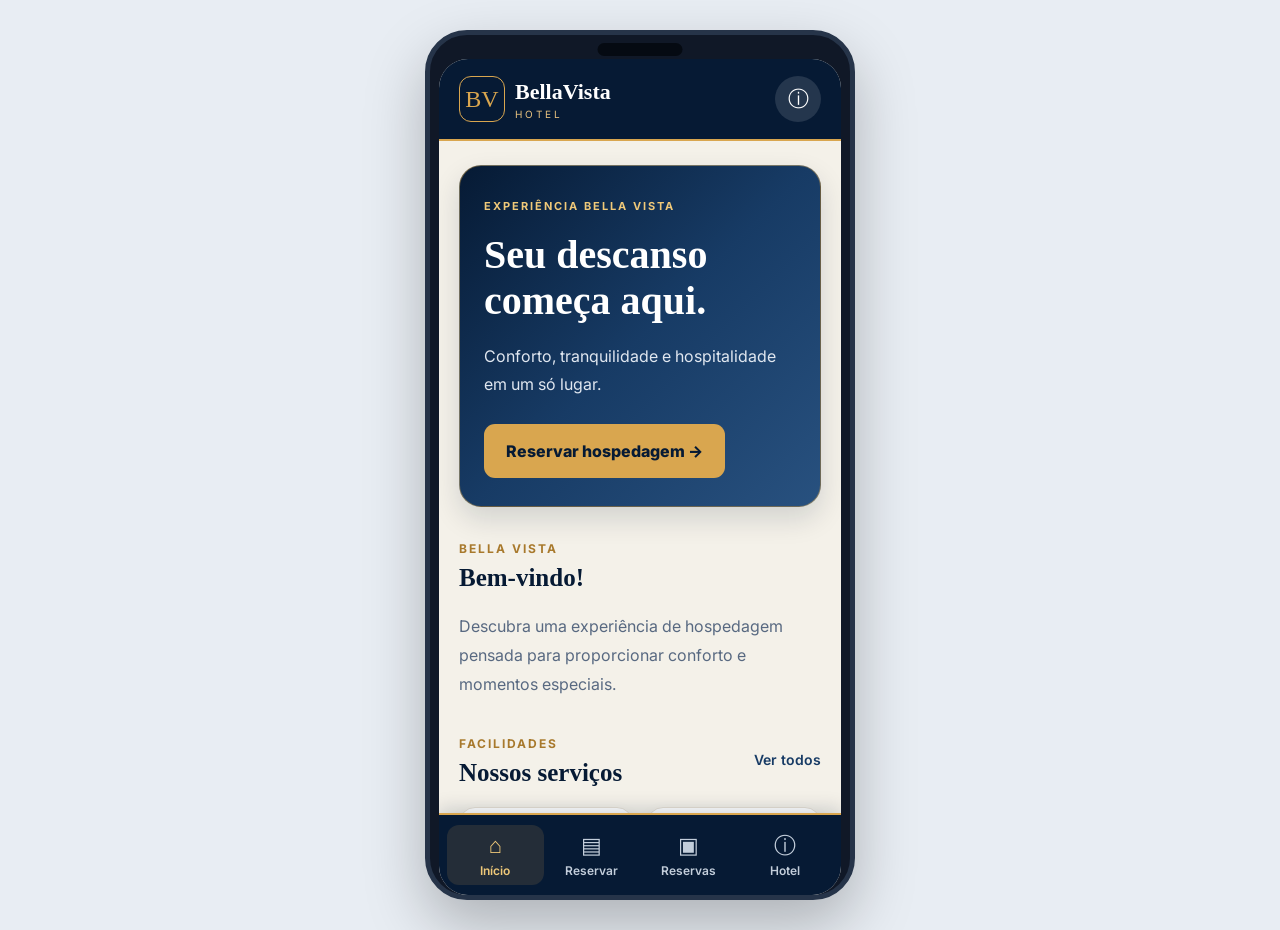
<file: index.html>
<!DOCTYPE html>
<html lang="pt-BR">
<head>
    <meta charset="UTF-8">
    <meta name="viewport" content="width=device-width, initial-scale=1.0">
    <title>BellaVista Hotel | Início</title>
    <link rel="stylesheet" href="style.css">
</head>
<body>
    <div class="device-stage">
    <div class="phone-shell">
        <div class="phone-screen">

            
<header class="mobile-header">
    <a href="index.html" class="mobile-brand">
        <div class="mobile-logo">BV</div>
        <div>
            <strong>BellaVista</strong>
            <small>HOTEL</small>
        </div>
    </a>

    <a href="hotel.html" class="header-icon">ⓘ</a>
</header>

<main class="mobile-main">

    <section class="hero">
        <div class="hero-content">
            <span>EXPERIÊNCIA BELLA VISTA</span>
            <h1>Seu descanso começa aqui.</h1>
            <p>Conforto, tranquilidade e hospitalidade em um só lugar.</p>
            <a href="reservar.html" class="hero-button">Reservar hospedagem →</a>
        </div>
    </section>

    <section class="section">
        <div class="section-heading">
            <div>
                <span class="section-subtitle">BELLA VISTA</span>
                <h2>Bem-vindo!</h2>
            </div>
        </div>

        <p class="welcome-text">
            Descubra uma experiência de hospedagem pensada para
            proporcionar conforto e momentos especiais.
        </p>
    </section>

    <section class="section">
        <div class="section-heading">
            <div>
                <span class="section-subtitle">FACILIDADES</span>
                <h2>Nossos serviços</h2>
            </div>
            <a href="hotel.html" class="text-link">Ver todos</a>
        </div>

        <div class="service-grid">
            <div class="service-card">
                <div class="service-icon">⌂</div>
                <strong>Hospedagem</strong>
                <small>Conforto e descanso</small>
            </div>

            <div class="service-card">
                <div class="service-icon">♧</div>
                <strong>Alimentação</strong>
                <small>Serviços de consumo</small>
            </div>

            <div class="service-card">
                <div class="service-icon">♙</div>
                <strong>Atendimento</strong>
                <small>Recepção acolhedora</small>
            </div>

            <div class="service-card">
                <div class="service-icon">✧</div>
                <strong>Conforto</strong>
                <small>Ambiente agradável</small>
            </div>
        </div>
    </section>

    <section class="booking-banner">
        <div>
            <span>PLANEJE SUA ESTADIA</span>
            <h2>Faça sua reserva.</h2>
            <p>Escolha as datas e encontre sua hospedagem.</p>
        </div>
        <a href="reservar.html">Começar →</a>
    </section>

    <section class="section">
        <div class="section-heading">
            <div>
                <span class="section-subtitle">ACESSO RÁPIDO</span>
                <h2>Minha hospedagem</h2>
            </div>
        </div>

        <a href="reservas.html" class="reservation-access">
            <div class="service-icon">▤</div>
            <div>
                <strong>Consultar minhas reservas</strong>
                <small>Acompanhe os detalhes da hospedagem</small>
            </div>
            <span>›</span>
        </a>
    </section>

</main>

<nav class="bottom-nav">
    <a href="index.html" class="nav-item active">
        <span>⌂</span>
        <small>Início</small>
    </a>
    <a href="reservar.html" class="nav-item">
        <span>▤</span>
        <small>Reservar</small>
    </a>
    <a href="reservas.html" class="nav-item">
        <span>▣</span>
        <small>Reservas</small>
    </a>
    <a href="hotel.html" class="nav-item">
        <span>ⓘ</span>
        <small>Hotel</small>
    </a>
</nav>

        </div>
    </div>
</div>

</body>
</html>
</file>
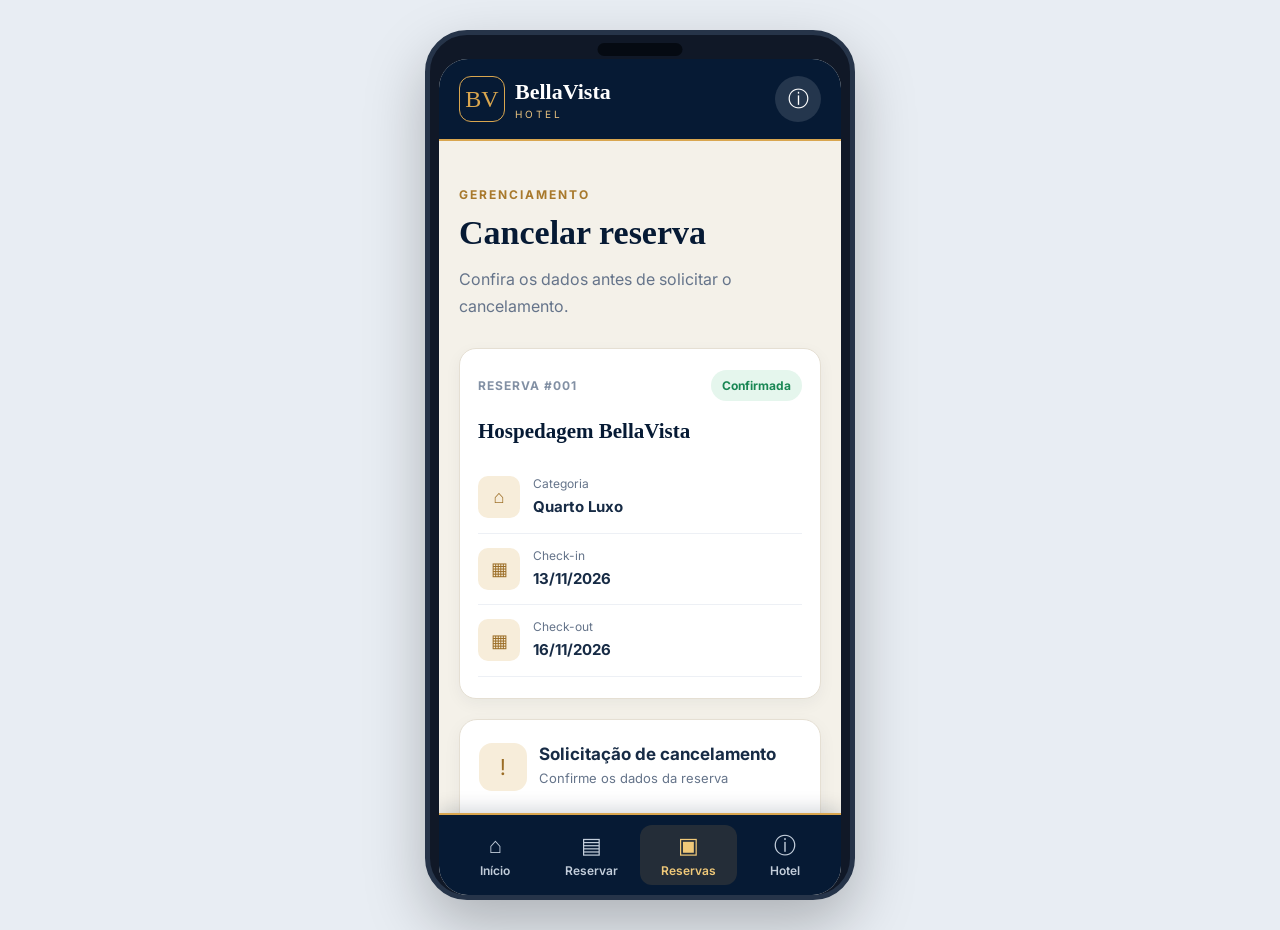
<file: cancelar.html>
<!DOCTYPE html>
<html lang="pt-BR">
<head>
    <meta charset="UTF-8">
    <meta name="viewport" content="width=device-width, initial-scale=1.0">
    <title>BellaVista Hotel | Cancelamento</title>
    <link rel="stylesheet" href="style.css">
</head>
<body>

    <div class ="device-stage">
        <div class="phone-shell">
            <div class="phone-screen">

<header class="mobile-header">
    <a href="index.html" class="mobile-brand">
        <div class="mobile-logo">BV</div>
        <div><strong>BellaVista</strong><small>HOTEL</small></div>
    </a>
    <a href="hotel.html" class="header-icon">ⓘ</a>
</header>

<main class="mobile-main">

    <div class="page-heading">
        <span class="section-subtitle">GERENCIAMENTO</span>
        <h1>Cancelar reserva</h1>
        <p>Confira os dados antes de solicitar o cancelamento.</p>
    </div>

    <section class="reservation-card">
        <div class="reservation-top">
            <span class="reservation-code">RESERVA #001</span>
            <span class="reservation-status">Confirmada</span>
        </div>

        <h3>Hospedagem BellaVista</h3>

        <div class="reservation-detail">
            <span>⌂</span>
            <div><small>Categoria</small><strong>Quarto Luxo</strong></div>
        </div>

        <div class="reservation-detail">
            <span>▦</span>
            <div><small>Check-in</small><strong>13/11/2026</strong></div>
        </div>

        <div class="reservation-detail">
            <span>▦</span>
            <div><small>Check-out</small><strong>16/11/2026</strong></div>
        </div>
    </section>

    <section class="form-card">
        <div class="form-card-heading">
            <div class="service-icon red">!</div>
            <div>
                <strong>Solicitação de cancelamento</strong>
                <small>Confirme os dados da reserva</small>
            </div>
        </div>

        <form>
            <div class="mobile-field">
                <label>Motivo do cancelamento</label>
                <select>
                    <option value="">Selecione o motivo</option>
                    <option>Alteração de planos</option>
                    <option>Problemas pessoais</option>
                    <option>Alteração de datas</option>
                    <option>Outro motivo</option>
                </select>
            </div>

            <div class="mobile-field">
                <label>Observações</label>
                <textarea rows="3" placeholder="Explique, se necessário"></textarea>
            </div>

            <div class="notice warning">
                <span>!</span>
                <p>Confira cuidadosamente a reserva antes de solicitar o cancelamento.</p>
            </div>

            <a href="comprovante-cancelamento.html" class="mobile-button danger-button">
    Confirmar solicitação</a>


            <a href="reservas.html" class="back-link">Voltar às minhas reservas</a>
        </form>
    </section>

</main>

<nav class="bottom-nav">
    <a href="index.html" class="nav-item"><span>⌂</span><small>Início</small></a>
    <a href="reservar.html" class="nav-item"><span>▤</span><small>Reservar</small></a>
    <a href="reservas.html" class="nav-item active"><span>▣</span><small>Reservas</small></a>
    <a href="hotel.html" class="nav-item"><span>ⓘ</span><small>Hotel</small></a>
</nav>

  </div>
    </div>
</div>

</body>
</html>
</file>
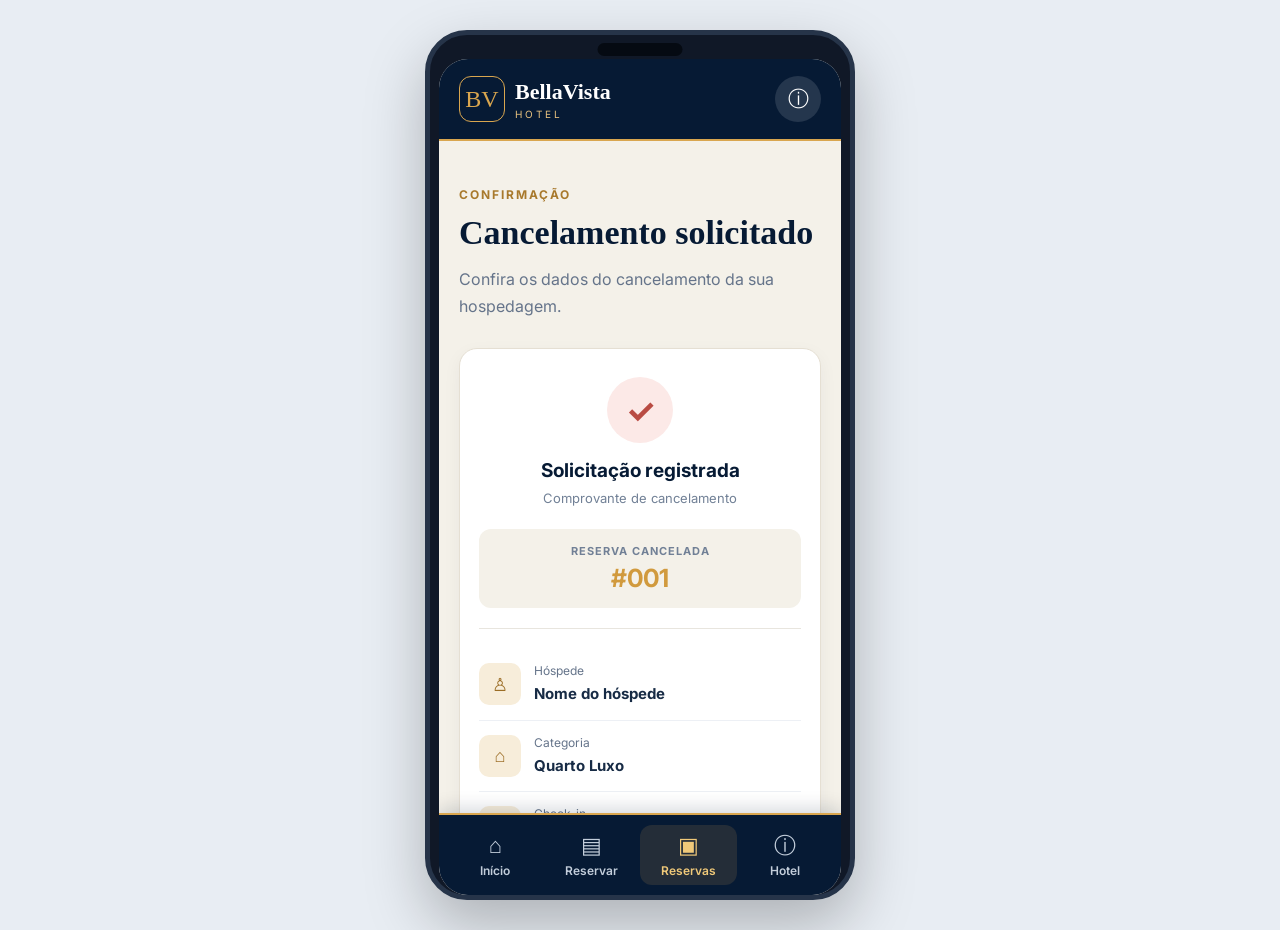
<file: comprovante-cancelamento.html>
<!DOCTYPE html>
<html lang="pt-BR">
<head>
    <meta charset="UTF-8">
    <meta name="viewport" content="width=device-width, initial-scale=1.0">
    <title>BellaVista Hotel | Cancelamento</title>
    <link rel="stylesheet" href="style.css">
</head>
<body>

<div class="device-stage">
    <div class="phone-shell">
        <div class="phone-screen">

<header class="mobile-header">
    <a href="index.html" class="mobile-brand">
        <div class="mobile-logo">BV</div>
        <div><strong>BellaVista</strong><small>HOTEL</small></div>
    </a>
    <a href="hotel.html" class="header-icon">ⓘ</a>
</header>

<main class="mobile-main">

    <div class="page-heading">
        <span class="section-subtitle">CONFIRMAÇÃO</span>
        <h1>Cancelamento solicitado</h1>
        <p>Confira os dados do cancelamento da sua hospedagem.</p>
    </div>

    <section class="form-card receipt-card">

        <div class="receipt-icon cancelled-icon">✓</div>

        <div class="receipt-heading">
            <strong>Solicitação registrada</strong>
            <small>Comprovante de cancelamento</small>
        </div>

        <div class="receipt-number">
            <small>RESERVA CANCELADA</small>
            <strong>#001</strong>
        </div>

        <div class="receipt-divider"></div>

        <div class="reservation-detail">
            <span>♙</span>
            <div>
                <small>Hóspede</small>
                <strong>Nome do hóspede</strong>
            </div>
        </div>

        <div class="reservation-detail">
            <span>⌂</span>
            <div>
                <small>Categoria</small>
                <strong>Quarto Luxo</strong>
            </div>
        </div>

        <div class="reservation-detail">
            <span>▦</span>
            <div>
                <small>Check-in</small>
                <strong>13/11/2026</strong>
            </div>
        </div>

        <div class="reservation-detail">
            <span>▦</span>
            <div>
                <small>Check-out</small>
                <strong>16/11/2026</strong>
            </div>
        </div>

        <div class="receipt-status cancelled-status">
            <span>●</span> Cancelamento solicitado
        </div>

    </section>

    <div class="notice warning">
        <span>ⓘ</span>
        <p>Este comprovante representa o registro demonstrativo do cancelamento no protótipo.</p>
    </div>

    <a href="reservas.html" class="mobile-button receipt-button">
        Voltar às reservas
    </a>

    <a href="index.html" class="back-link">
        Voltar ao início
    </a>

</main>

<nav class="bottom-nav">
    <a href="index.html" class="nav-item"><span>⌂</span><small>Início</small></a>
    <a href="reservar.html" class="nav-item"><span>▤</span><small>Reservar</small></a>
    <a href="reservas.html" class="nav-item active"><span>▣</span><small>Reservas</small></a>
    <a href="hotel.html" class="nav-item"><span>ⓘ</span><small>Hotel</small></a>
</nav>

        </div>
    </div>
</div>

</body>
</html>
</file>
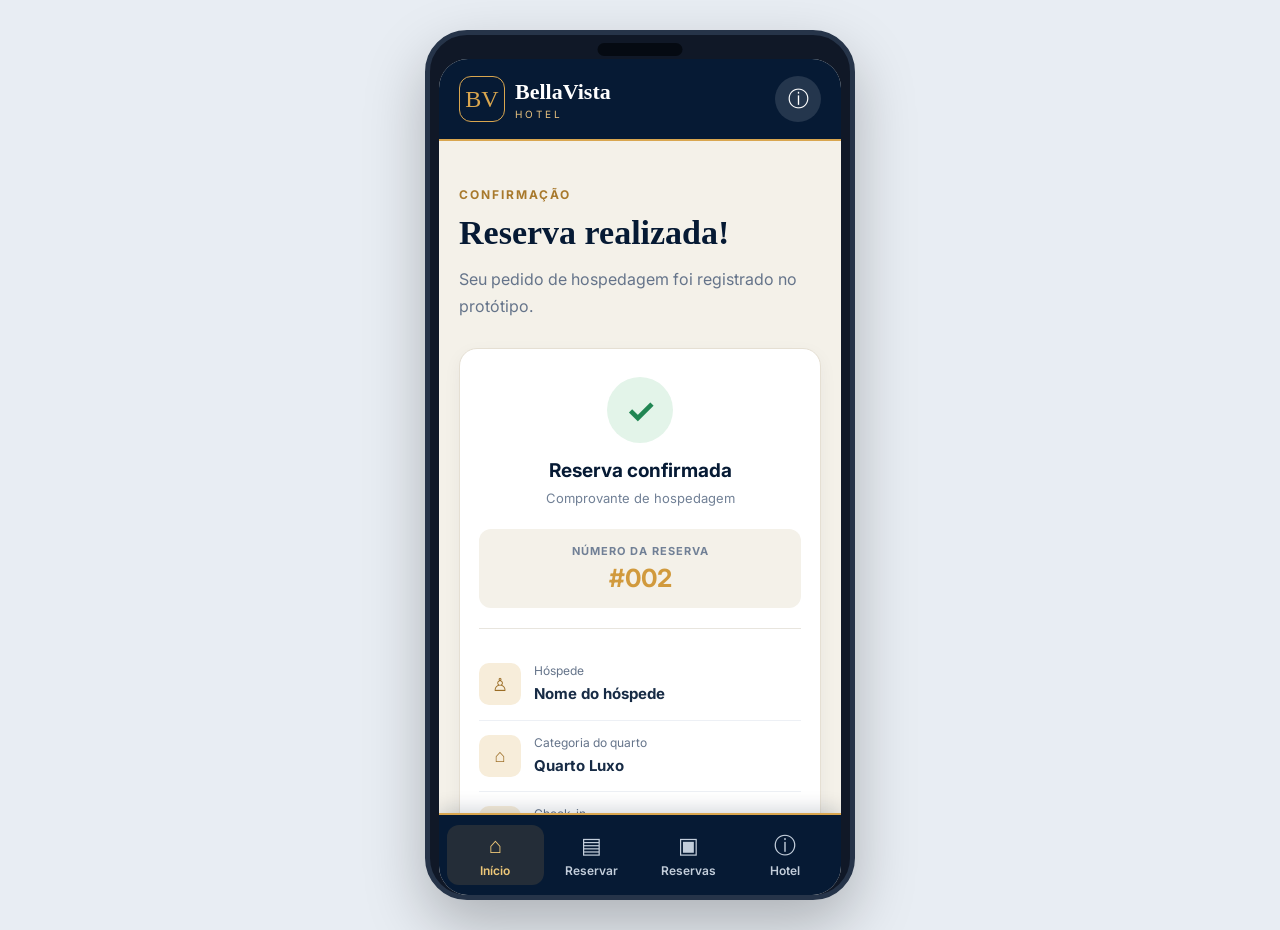
<file: comprovante-reserva.html>
<!DOCTYPE html>
<html lang="pt-BR">
<head>
    <meta charset="UTF-8">
    <meta name="viewport" content="width=device-width, initial-scale=1.0">
    <title>BellaVista Hotel | Reserva Confirmada</title>
    <link rel="stylesheet" href="style.css">
</head>
<body>

<div class="device-stage">
    <div class="phone-shell">
        <div class="phone-screen">

<header class="mobile-header">
    <a href="index.html" class="mobile-brand">
        <div class="mobile-logo">BV</div>
        <div><strong>BellaVista</strong><small>HOTEL</small></div>
    </a>
    <a href="hotel.html" class="header-icon">ⓘ</a>
</header>

<main class="mobile-main">

    <div class="page-heading">
        <span class="section-subtitle">CONFIRMAÇÃO</span>
        <h1>Reserva realizada!</h1>
        <p>Seu pedido de hospedagem foi registrado no protótipo.</p>
    </div>

    <section class="form-card receipt-card">

        <div class="receipt-icon">✓</div>

        <div class="receipt-heading">
            <strong>Reserva confirmada</strong>
            <small>Comprovante de hospedagem</small>
        </div>

        <div class="receipt-number">
            <small>NÚMERO DA RESERVA</small>
            <strong>#002</strong>
        </div>

        <div class="receipt-divider"></div>

        <div class="reservation-detail">
            <span>♙</span>
            <div>
                <small>Hóspede</small>
                <strong>Nome do hóspede</strong>
            </div>
        </div>

        <div class="reservation-detail">
            <span>⌂</span>
            <div>
                <small>Categoria do quarto</small>
                <strong>Quarto Luxo</strong>
            </div>
        </div>

        <div class="reservation-detail">
            <span>▦</span>
            <div>
                <small>Check-in</small>
                <strong>Data de chegada</strong>
            </div>
        </div>

        <div class="reservation-detail">
            <span>▦</span>
            <div>
                <small>Check-out</small>
                <strong>Data de saída</strong>
            </div>
        </div>

        <div class="receipt-status">
            <span>●</span> Reserva confirmada
        </div>

    </section>

    <div class="notice">
        <span>ⓘ</span>
        <p>Guarde as informações deste comprovante para consultar sua reserva.</p>
    </div>

    <a href="index.html" class="mobile-button receipt-button">
        Voltar ao início
    </a>

    <a href="reservas.html" class="back-link">
        Consultar minhas reservas
    </a>

</main>

<nav class="bottom-nav">
    <a href="index.html" class="nav-item active"><span>⌂</span><small>Início</small></a>
    <a href="reservar.html" class="nav-item"><span>▤</span><small>Reservar</small></a>
    <a href="reservas.html" class="nav-item"><span>▣</span><small>Reservas</small></a>
    <a href="hotel.html" class="nav-item"><span>ⓘ</span><small>Hotel</small></a>
</nav>

        </div>
    </div>
</div>

</body>
</html>
</file>
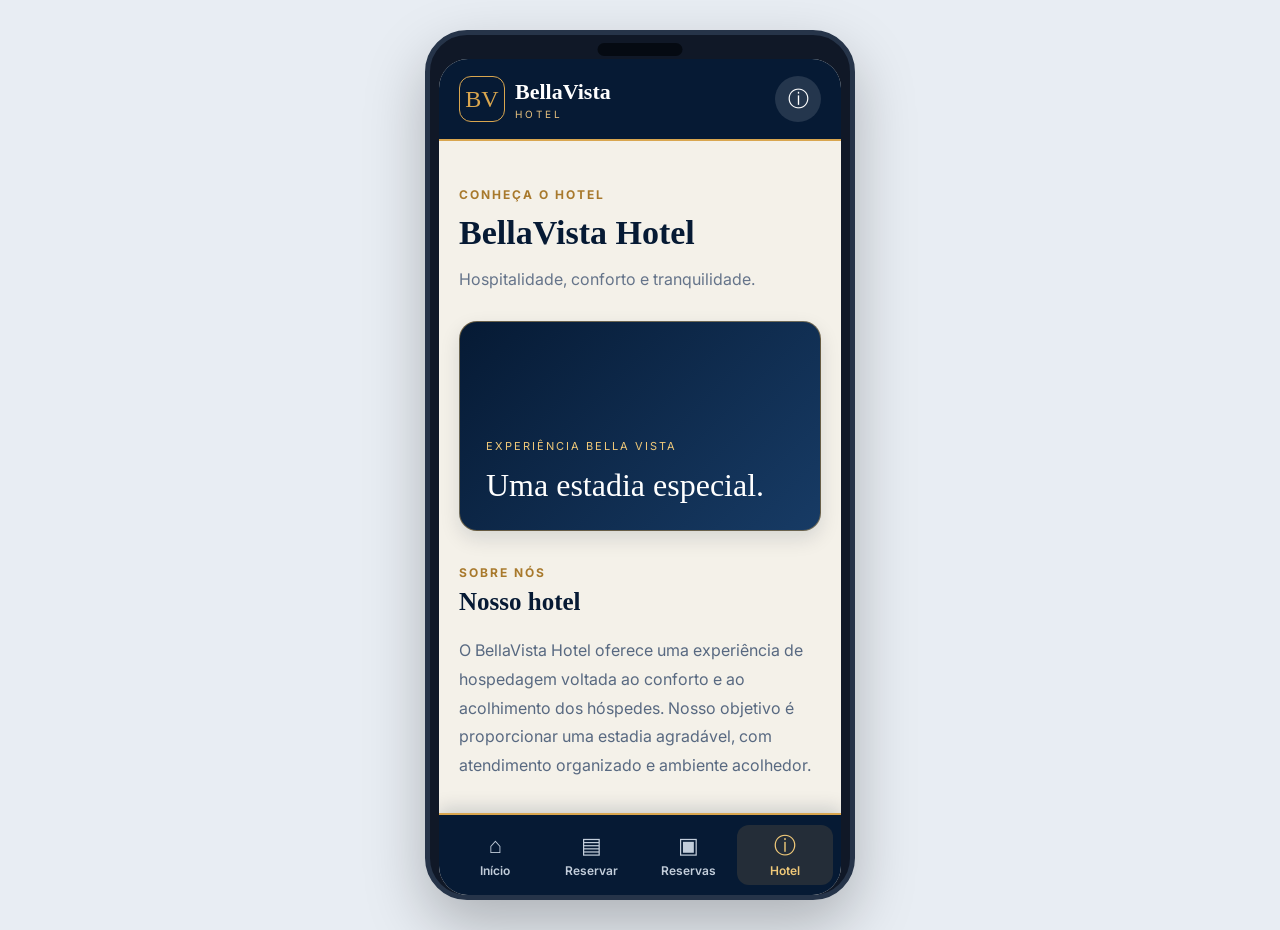
<file: hotel.html>
<!DOCTYPE html>
<html lang="pt-BR">
<head>
    <meta charset="UTF-8">
    <meta name="viewport" content="width=device-width, initial-scale=1.0">
    <title>BellaVista Hotel | Informações</title>
    <link rel="stylesheet" href="style.css">
</head>
<body>
    <div class="device-stage">
    <div class="phone-shell">
        <div class="phone-screen">

<header class="mobile-header">
    <a href="index.html" class="mobile-brand">
        <div class="mobile-logo">BV</div>
        <div><strong>BellaVista</strong><small>HOTEL</small></div>
    </a>
    <a href="hotel.html" class="header-icon">ⓘ</a>
</header>

<main class="mobile-main">

    <div class="page-heading">
        <span class="section-subtitle">CONHEÇA O HOTEL</span>
        <h1>BellaVista Hotel</h1>
        <p>Hospitalidade, conforto e tranquilidade.</p>
    </div>

    <section class="hotel-banner">
        <div>
            <span>EXPERIÊNCIA BELLA VISTA</span>
            <h2>Uma estadia especial.</h2>
        </div>
    </section>

    <section class="section">
        <div class="section-heading">
            <div>
                <span class="section-subtitle">SOBRE NÓS</span>
                <h2>Nosso hotel</h2>
            </div>
        </div>

        <p class="welcome-text">
            O BellaVista Hotel oferece uma experiência de hospedagem
            voltada ao conforto e ao acolhimento dos hóspedes.
            Nosso objetivo é proporcionar uma estadia agradável,
            com atendimento organizado e ambiente acolhedor.
        </p>
    </section>

    <section class="section">
        <div class="section-heading">
            <div>
                <span class="section-subtitle">COMODIDADES</span>
                <h2>Serviços disponíveis</h2>
            </div>
        </div>

        <div class="hotel-service">
            <span>⌂</span>
            <div><strong>Hospedagem</strong><small>Quartos para diferentes necessidades.</small></div>
        </div>

        <div class="hotel-service">
            <span>♧</span>
            <div><strong>Consumo</strong><small>Serviços de bebidas e conveniência.</small></div>
        </div>

        <div class="hotel-service">
            <span>♙</span>
            <div><strong>Recepção</strong><small>Atendimento aos hóspedes.</small></div>
        </div>

        <div class="hotel-service">
            <span>✧</span>
            <div><strong>Conforto</strong><small>Ambiente agradável para sua estadia.</small></div>
        </div>
    </section>

    <section class="contact-card">
        <span class="section-subtitle">FALE CONOSCO</span>
        <h2>Estamos à disposição.</h2>
        <p>Entre em contato com nossa equipe para informações sobre hospedagem.</p>
        <div class="contact-item">☎ Atendimento da recepção</div>
        <div class="contact-item">✉ contato@bellavistahotel.com</div>
        <a href="reservar.html" class="mobile-button link-button">Reservar hospedagem</a>
    </section>

</main>

<nav class="bottom-nav">
    <a href="index.html" class="nav-item"><span>⌂</span><small>Início</small></a>
    <a href="reservar.html" class="nav-item"><span>▤</span><small>Reservar</small></a>
    <a href="reservas.html" class="nav-item"><span>▣</span><small>Reservas</small></a>
    <a href="hotel.html" class="nav-item active"><span>ⓘ</span><small>Hotel</small></a>
</nav>

        </div>
    </div>
</div>

</body>
</html>
</file>
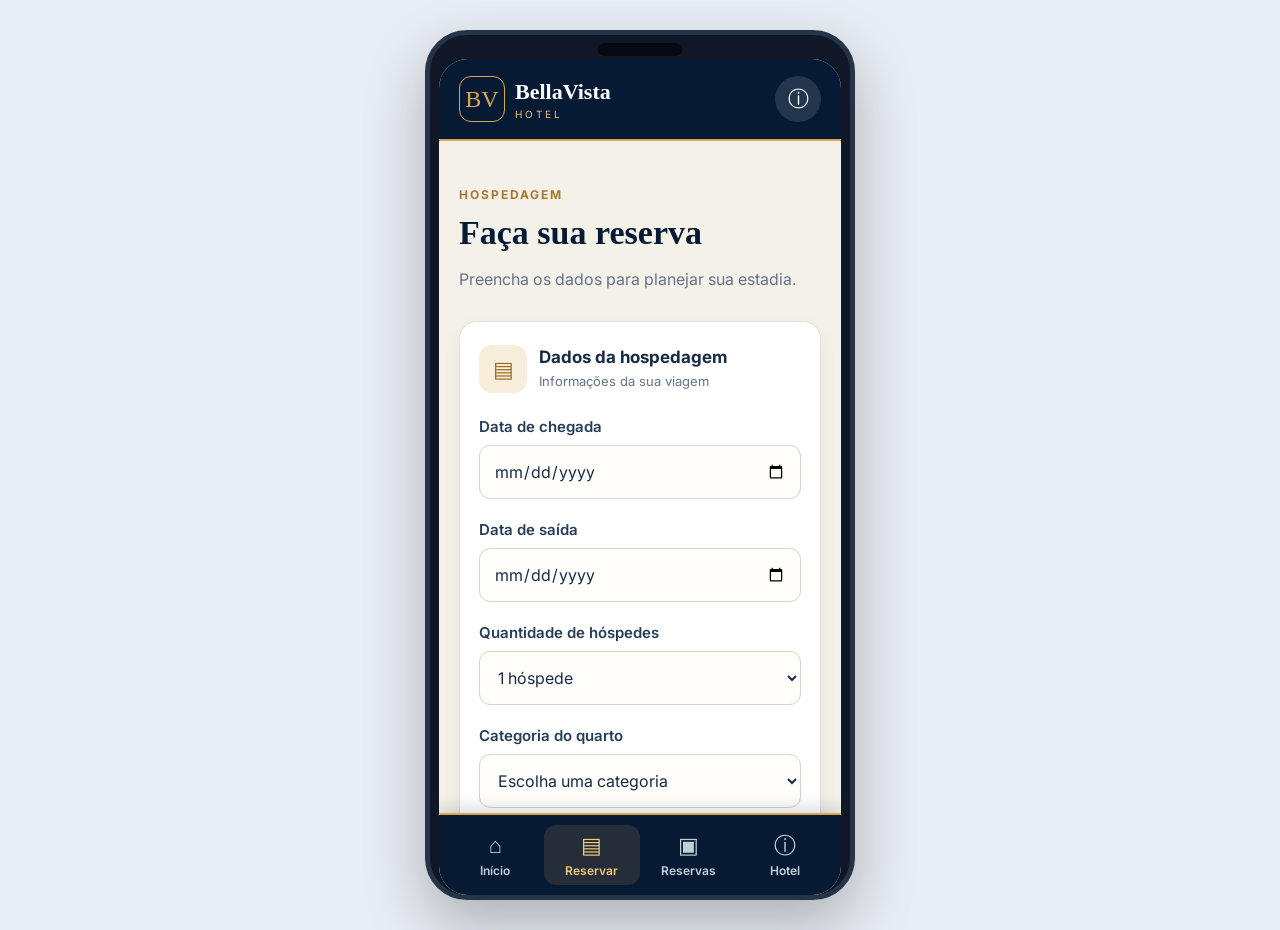
<file: reservar.html>
<!DOCTYPE html>
<html lang="pt-BR">
<head>
    <meta charset="UTF-8">
    <meta name="viewport" content="width=device-width, initial-scale=1.0">
    <title>BellaVista Hotel | Reservar</title>
    <link rel="stylesheet" href="style.css">
</head>
<body>

    <div class="device-stage">
    <div class="phone-shell">
        <div class="phone-screen">


<header class="mobile-header">
    <a href="index.html" class="mobile-brand">
        <div class="mobile-logo">BV</div>
        <div><strong>BellaVista</strong><small>HOTEL</small></div>
    </a>
    <a href="hotel.html" class="header-icon">ⓘ</a>
</header>

<main class="mobile-main">

    <div class="page-heading">
        <span class="section-subtitle">HOSPEDAGEM</span>
        <h1>Faça sua reserva</h1>
        <p>Preencha os dados para planejar sua estadia.</p>
    </div>

    <section class="form-card">
        <div class="form-card-heading">
            <div class="service-icon">▤</div>
            <div>
                <strong>Dados da hospedagem</strong>
                <small>Informações da sua viagem</small>
            </div>
        </div>

        <form>
            <div class="mobile-field">
                <label>Data de chegada</label>
                <input type="date" required>
            </div>

            <div class="mobile-field">
                <label>Data de saída</label>
                <input type="date" required>
            </div>

            <div class="mobile-field">
                <label>Quantidade de hóspedes</label>
                <select>
                    <option>1 hóspede</option>
                    <option>2 hóspedes</option>
                    <option>3 hóspedes</option>
                    <option>4 hóspedes</option>
                </select>
            </div>

            <div class="mobile-field">
                <label>Categoria do quarto</label>
                <select required>
                    <option value="">Escolha uma categoria</option>
                    <option>Standard</option>
                    <option>Luxo</option>
                    <option>Suíte</option>
                </select>
            </div>

            <div class="mobile-field">
                <label>Nome completo</label>
                <input type="text" placeholder="Digite seu nome" required>
            </div>

            <div class="mobile-field">
                <label>E-mail</label>
                <input type="email" placeholder="seuemail@email.com">
            </div>

            <div class="mobile-field">
                <label>Telefone</label>
                <input type="tel" placeholder="(00) 00000-0000">
            </div>

            <div class="mobile-field">
                <label>Observações</label>
                <textarea rows="3" placeholder="Informações adicionais"></textarea>
            </div>

           <a href="comprovante-reserva.html" class="mobile-button">
              Solicitar reserva </a>

        </form>
    </section>

    <div class="notice">
        <span>ⓘ</span>
        <p>Confira as datas e os dados informados antes de solicitar sua reserva.</p>
    </div>

</main>

<nav class="bottom-nav">
    <a href="index.html" class="nav-item"><span>⌂</span><small>Início</small></a>
    <a href="reservar.html" class="nav-item active"><span>▤</span><small>Reservar</small></a>
    <a href="reservas.html" class="nav-item"><span>▣</span><small>Reservas</small></a>
    <a href="hotel.html" class="nav-item"><span>ⓘ</span><small>Hotel</small></a>
</nav>

        </div>
    </div>
</div>

</body>
</html>
</file>
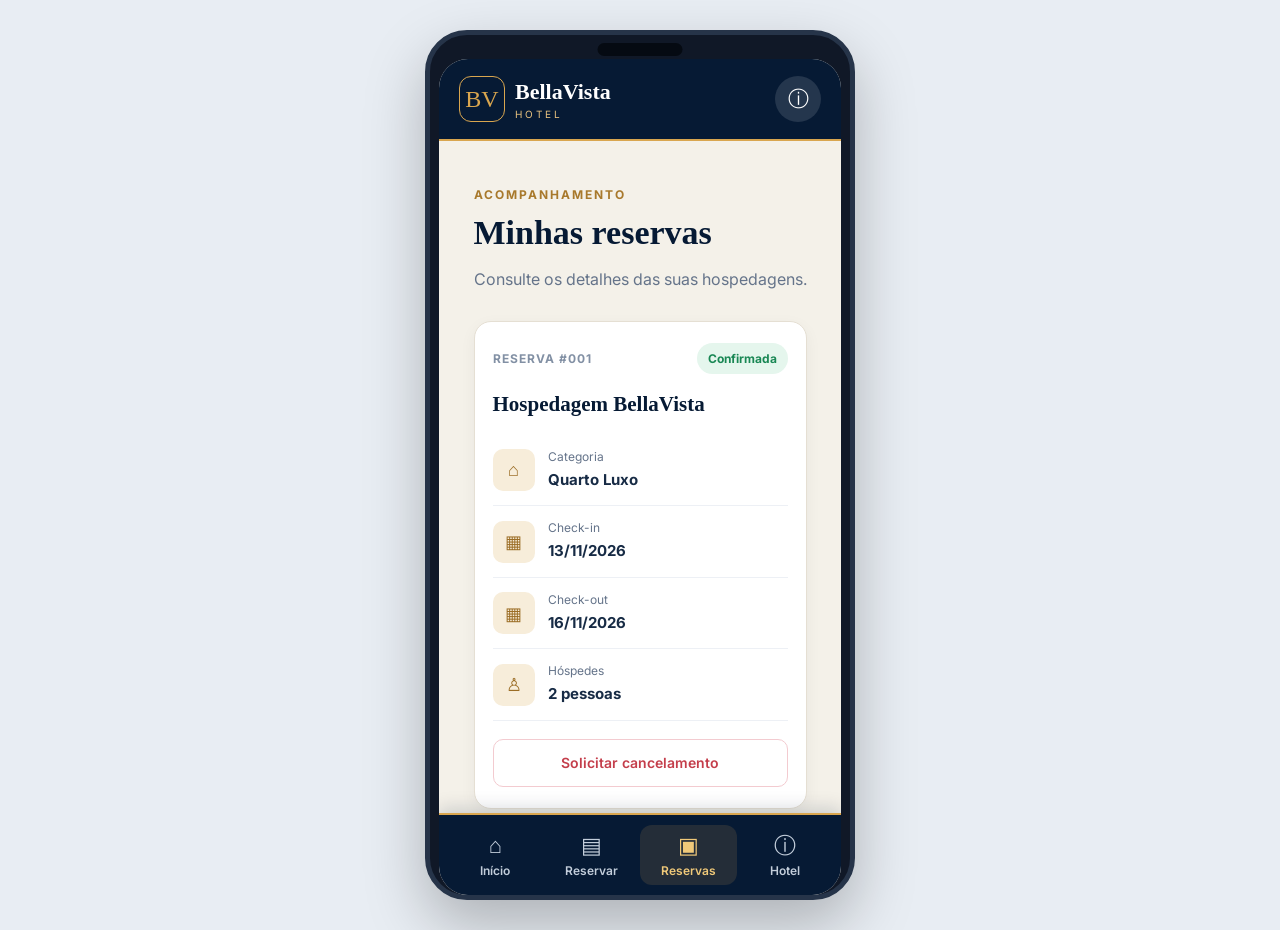
<file: reservas.html>
<!DOCTYPE html>
<html lang="pt-BR">
<head>
    <meta charset="UTF-8">
    <meta name="viewport" content="width=device-width, initial-scale=1.0">
    <title>BellaVista Hotel | Minhas Reservas</title>
    <link rel="stylesheet" href="style.css">
</head>
<body>
    
    <div class="device-stage">
    <div class="phone-shell">
        <div class="phone-screen">


<header class="mobile-header">
    <a href="index.html" class="mobile-brand">
        <div class="mobile-logo">BV</div>
        <div><strong>BellaVista</strong><small>HOTEL</small></div>
    </a>
    <a href="hotel.html" class="header-icon">ⓘ</a>
</header>

<main class="mobile-main">

    <div class="page-heading">
        <span class="section-subtitle">ACOMPANHAMENTO</span>
        <h1>Minhas reservas</h1>
        <p>Consulte os detalhes das suas hospedagens.</p>
    </div>

    <div class="reservation-card">
        <div class="reservation-top">
            <span class="reservation-code">RESERVA #001</span>
            <span class="reservation-status">Confirmada</span>
        </div>

        <h3>Hospedagem BellaVista</h3>

        <div class="reservation-detail">
            <span>⌂</span>
            <div><small>Categoria</small><strong>Quarto Luxo</strong></div>
        </div>

        <div class="reservation-detail">
            <span>▦</span>
            <div><small>Check-in</small><strong>13/11/2026</strong></div>
        </div>

        <div class="reservation-detail">
            <span>▦</span>
            <div><small>Check-out</small><strong>16/11/2026</strong></div>
        </div>

        <div class="reservation-detail">
            <span>♙</span>
            <div><small>Hóspedes</small><strong>2 pessoas</strong></div>
        </div>

        <div class="reservation-actions">
            <a href="cancelar.html" class="cancel-link">Solicitar cancelamento</a>
        </div>
    </div>

    <div class="reservation-card">
        <div class="reservation-top">
            <span class="reservation-code">RESERVA #002</span>
            <span class="reservation-status pending-status">Pendente</span>
        </div>

        <h3>Hospedagem BellaVista</h3>

        <div class="reservation-detail">
            <span>⌂</span>
            <div><small>Categoria</small><strong>Quarto Standard</strong></div>
        </div>

        <div class="reservation-detail">
            <span>▦</span>
            <div><small>Check-in</small><strong>20/11/2026</strong></div>
        </div>

        <div class="reservation-detail">
            <span>▦</span>
            <div><small>Check-out</small><strong>23/11/2026</strong></div>
        </div>

        <div class="reservation-detail">
            <span>♙</span>
            <div><small>Hóspedes</small><strong>1 pessoa</strong></div>
        </div>
    </div>

    <a href="reservar.html" class="mobile-button link-button">Nova reserva</a>

</main>

<nav class="bottom-nav">
    <a href="index.html" class="nav-item"><span>⌂</span><small>Início</small></a>
    <a href="reservar.html" class="nav-item"><span>▤</span><small>Reservar</small></a>
    <a href="reservas.html" class="nav-item active"><span>▣</span><small>Reservas</small></a>
    <a href="hotel.html" class="nav-item"><span>ⓘ</span><small>Hotel</small></a>
</nav>

        </div>
    </div>
</div>

</body>
</html>
</file>
<file: style.css>
@import url('https://fonts.googleapis.com/css2?family=Inter:wght@400;500;600;700;800&display=swap');

:root {
    --navy: #8d9fb7;
    --blue: #285db5;
    --gold: #d6a54c;
    --background: #f5f7fb;
    --white: #ffffff;
    --text: #142b4d;
    --muted: #8390a5;
    --border: #e7ebf2;
}

* {
    margin: 0;
    padding: 0;
    box-sizing: border-box;
}

body {
    font-family: 'Inter', sans-serif;
    background: var(--background);
    color: var(--text);
    padding-bottom: 90px;
}

/* CABEÇALHO */

.mobile-header {
    height: 75px;
    background: white;
    padding: 0 20px;
    display: flex;
    justify-content: space-between;
    align-items: center;
    border-bottom: 1px solid var(--border);
}

.mobile-brand {
    display: flex;
    align-items: center;
    gap: 10px;
    text-decoration: none;
    color: var(--navy);
}

.mobile-logo {
    width: 40px;
    height: 40px;
    border: 1px solid var(--gold);
    border-radius: 9px;
    color: var(--gold);
    display: flex;
    align-items: center;
    justify-content: center;
    font-family: Georgia, serif;
    font-size: 20px;
}

.mobile-brand strong {
    display: block;
    font-family: Georgia, serif;
    font-size: 19px;
    font-weight: 500;
}

.mobile-brand small {
    display: block;
    color: var(--gold);
    letter-spacing: 3px;
    font-size: 8px;
    margin-top: 3px;
}

.header-icon {
    width: 40px;
    height: 40px;
    background: #f3f6fb;
    border-radius: 50%;
    display: flex;
    align-items: center;
    justify-content: center;
    text-decoration: none;
    color: var(--navy);
    font-size: 18px;
}

/* CONTEÚDO */

.mobile-main {
    max-width: 520px;
    margin: 0 auto;
    padding: 20px 18px;
}

.page-heading {
    margin: 15px 0 25px;
}

.section-subtitle {
    color: var(--gold);
    font-size: 10px;
    font-weight: 700;
    letter-spacing: 2px;
}

.page-heading h1 {
    font-size: 25px;
    margin: 10px 0;
    color: var(--navy);
}

.page-heading p {
    font-size: 13px;
    color: var(--muted);
    line-height: 1.6;
}

/* HERO */

.hero {
    min-height: 300px;
    background: linear-gradient(135deg, #102747, #28517f);
    border-radius: 18px;
    padding: 25px;
    color: white;
    display: flex;
    align-items: center;
    margin-bottom: 30px;
}

.hero-content > span {
    color: var(--gold);
    font-size: 9px;
    letter-spacing: 2px;
    font-weight: 700;
}

.hero h1 {
    font-family: Georgia, serif;
    font-size: 32px;
    font-weight: 500;
    line-height: 1.2;
    margin: 18px 0;
}

.hero p {
    color: #d0d9e8;
    font-size: 13px;
    line-height: 1.7;
    margin-bottom: 25px;
}

.hero-button {
    display: inline-flex;
    align-items: center;
    justify-content: center;
    min-height: 48px;
    padding: 0 18px;
    border-radius: 9px;
    background: var(--gold);
    color: var(--navy);
    text-decoration: none;
    font-size: 12px;
    font-weight: 700;
}

/* SEÇÕES */

.section {
    margin-bottom: 30px;
}

.section-heading {
    display: flex;
    align-items: center;
    justify-content: space-between;
    margin-bottom: 17px;
}

.section-heading h2 {
    font-size: 20px;
    margin-top: 7px;
}

.welcome-text {
    color: #6c7a90;
    font-size: 13px;
    line-height: 1.8;
}

.text-link {
    color: var(--blue);
    text-decoration: none;
    font-size: 11px;
    font-weight: 600;
}

/* SERVIÇOS */

.service-grid {
    display: grid;
    grid-template-columns: repeat(2, 1fr);
    gap: 12px;
}

.service-card {
    background: white;
    border: 1px solid var(--border);
    border-radius: 12px;
    padding: 17px;
}

.service-icon {
    width: 43px;
    height: 43px;
    border-radius: 11px;
    background: #eaf0fc;
    color: var(--blue);
    display: flex;
    align-items: center;
    justify-content: center;
    font-size: 19px;
    flex-shrink: 0;
}

.service-card .service-icon {
    margin-bottom: 14px;
}

.service-card strong {
    display: block;
    font-size: 12px;
    margin-bottom: 7px;
}

.service-card small {
    display: block;
    color: var(--muted);
    font-size: 10px;
    line-height: 1.5;
}

/* BANNER */

.booking-banner {
    background: var(--navy);
    border-radius: 14px;
    padding: 22px;
    color: white;
    margin-bottom: 30px;
}

.booking-banner span {
    color: var(--gold);
    font-size: 9px;
    letter-spacing: 2px;
}

.booking-banner h2 {
    font-size: 22px;
    margin: 12px 0;
}

.booking-banner p {
    color: #bdc9da;
    font-size: 12px;
    line-height: 1.6;
    margin-bottom: 18px;
}

.booking-banner a {
    color: var(--gold);
    font-size: 12px;
    text-decoration: none;
    font-weight: 700;
}

/* ACESSO À RESERVA */

.reservation-access {
    background: white;
    border: 1px solid var(--border);
    padding: 16px;
    border-radius: 12px;
    display: flex;
    align-items: center;
    gap: 12px;
    text-decoration: none;
    color: var(--text);
}

.reservation-access strong {
    font-size: 12px;
    display: block;
}

.reservation-access small {
    font-size: 10px;
    color: var(--muted);
    display: block;
    margin-top: 6px;
}

.reservation-access > span {
    margin-left: auto;
    font-size: 22px;
    color: #9aa6b6;
}

/* FORMULÁRIOS */

.form-card {
    background: white;
    padding: 20px;
    border: 1px solid var(--border);
    border-radius: 14px;
    margin-bottom: 20px;
}

.form-card-heading {
    display: flex;
    align-items: center;
    gap: 12px;
    margin-bottom: 24px;
}

.form-card-heading strong {
    display: block;
    font-size: 13px;
}

.form-card-heading small {
    display: block;
    font-size: 10px;
    color: var(--muted);
    margin-top: 5px;
}

.mobile-field {
    display: flex;
    flex-direction: column;
    gap: 9px;
    margin-bottom: 19px;
}

.mobile-field label {
    font-size: 12px;
    font-weight: 600;
    color: #42536b;
}

.mobile-field input,
.mobile-field select,
.mobile-field textarea {
    width: 100%;
    min-height: 48px;
    border: 1px solid #dce3ed;
    border-radius: 9px;
    padding: 12px;
    font-family: inherit;
    font-size: 13px;
    color: var(--text);
    background: white;
    outline: none;
}

.mobile-field textarea {
    resize: vertical;
}

.mobile-field input:focus,
.mobile-field select:focus,
.mobile-field textarea:focus {
    border-color: var(--blue);
    box-shadow: 0 0 0 3px rgba(40, 93, 181, 0.10);
}

.mobile-field input::placeholder,
.mobile-field textarea::placeholder {
    color: #a4afbd;
}

/* BOTÕES */

.mobile-button {
    width: 100%;
    min-height: 50px;
    border: none;
    border-radius: 10px;
    background: var(--blue);
    color: white;
    font-family: inherit;
    font-size: 13px;
    font-weight: 700;
    cursor: pointer;
    display: flex;
    align-items: center;
    justify-content: center;
    text-decoration: none;
}

.link-button {
    margin-top: 15px;
}

.danger-button {
    background: #c43e4b;
}

.back-link {
    display: block;
    text-align: center;
    margin-top: 18px;
    font-size: 12px;
    color: var(--blue);
    text-decoration: none;
}

/* AVISOS */

.notice {
    background: #edf3ff;
    border-radius: 10px;
    padding: 15px;
    display: flex;
    gap: 10px;
    margin-bottom: 20px;
    color: var(--blue);
}

.notice p {
    font-size: 11px;
    line-height: 1.6;
    color: #526c98;
}

.notice.warning {
    background: #fff3dc;
    color: #a77717;
}

.notice.warning p {
    color: #8e6b2d;
}

/* RESERVAS */

.reservation-card {
    background: white;
    border: 1px solid var(--border);
    border-radius: 14px;
    padding: 20px;
    margin-bottom: 18px;
}

.reservation-top {
    display: flex;
    align-items: center;
    justify-content: space-between;
    gap: 8px;
    margin-bottom: 18px;
}

.reservation-code {
    font-size: 9px;
    font-weight: 700;
    color: #8290a4;
    letter-spacing: 1px;
}

.reservation-status {
    background: #e5f6ed;
    color: #198754;
    padding: 7px 9px;
    border-radius: 20px;
    font-size: 9px;
    font-weight: 700;
}

.pending-status {
    background: #fff3dc;
    color: #a77717;
}

.reservation-card h3 {
    font-size: 17px;
    margin-bottom: 20px;
}

.reservation-detail {
    display: flex;
    align-items: center;
    gap: 12px;
    padding: 12px 0;
    border-bottom: 1px solid #edf0f5;
}

.reservation-detail > span {
    width: 35px;
    height: 35px;
    background: #f1f5fb;
    color: var(--blue);
    border-radius: 8px;
    display: flex;
    align-items: center;
    justify-content: center;
}

.reservation-detail small {
    display: block;
    color: var(--muted);
    font-size: 10px;
    margin-bottom: 5px;
}

.reservation-detail strong {
    font-size: 12px;
}

.reservation-actions {
    margin-top: 18px;
}

.cancel-link {
    display: block;
    text-align: center;
    color: #c43e4b;
    text-decoration: none;
    border: 1px solid #f3cbd0;
    border-radius: 9px;
    padding: 13px;
    font-size: 12px;
    font-weight: 600;
}

/* HOTEL */

.hotel-banner {
    background: linear-gradient(135deg, #102747, #28517f);
    border-radius: 15px;
    min-height: 180px;
    padding: 25px;
    display: flex;
    align-items: flex-end;
    color: white;
    margin-bottom: 30px;
}

.hotel-banner span {
    color: var(--gold);
    font-size: 9px;
    letter-spacing: 2px;
}

.hotel-banner h2 {
    font-family: Georgia, serif;
    font-size: 27px;
    font-weight: 500;
    margin-top: 12px;
}

.hotel-service {
    display: flex;
    align-items: center;
    gap: 14px;
    padding: 16px 0;
    border-bottom: 1px solid var(--border);
}

.hotel-service > span {
    width: 43px;
    height: 43px;
    border-radius: 10px;
    background: #eaf0fc;
    color: var(--blue);
    display: flex;
    align-items: center;
    justify-content: center;
    font-size: 18px;
}

.hotel-service strong {
    display: block;
    font-size: 12px;
}

.hotel-service small {
    display: block;
    font-size: 10px;
    color: var(--muted);
    margin-top: 6px;
}

.contact-card {
    background: white;
    border: 1px solid var(--border);
    border-radius: 14px;
    padding: 22px;
    margin-bottom: 20px;
}

.contact-card h2 {
    font-size: 21px;
    margin: 12px 0;
}

.contact-card p {
    font-size: 12px;
    color: var(--muted);
    line-height: 1.7;
    margin-bottom: 20px;
}

.contact-item {
    font-size: 12px;
    color: #52627a;
    padding: 12px 0;
    border-bottom: 1px solid var(--border);
}

/* NAVEGAÇÃO INFERIOR */

.bottom-nav {
    position: fixed;
    bottom: 0;
    left: 0;
    width: 100%;
    min-height: 72px;
    background: white;
    border-top: 1px solid var(--border);
    display: flex;
    align-items: center;
    justify-content: space-around;
    padding: 7px 5px;
    z-index: 100;
}

.nav-item {
    flex: 1;
    min-height: 56px;
    display: flex;
    flex-direction: column;
    align-items: center;
    justify-content: center;
    gap: 5px;
    color: #8b98aa;
    text-decoration: none;
    border-radius: 10px;
}

.nav-item span {
    font-size: 20px;
}

.nav-item small {
    font-size: 10px;
    font-weight: 500;
}

.nav-item.active {
    color: var(--blue);
}

/* RESPONSIVIDADE */

@media (max-width: 360px) {
    .mobile-main {
        padding: 16px 12px;
    }

    .hero {
        padding: 20px;
    }

    .hero h1 {
        font-size: 28px;
    }

    .form-card {
        padding: 16px;
    }

    .service-card {
        padding: 13px;
    }
}

/* =========================================
   BELLA VISTA HOTEL - NOVA IDENTIDADE MOBILE
========================================= */

:root {
    --navy: #061a34;
    --blue: #173b65;
    --gold: #d9a64f;
    --background: #f4f1e9;
    --white: #ffffff;
    --text: #172b45;
    --muted: #65748a;
    --border: #e5dfd3;
}

/* CONFIGURAÇÃO GERAL */

body {
    font-family: 'Inter', sans-serif;
    background: var(--background);
    color: var(--text);
    padding-bottom: 100px;
    font-size: 16px;
}

/* CABEÇALHO */

.mobile-header {
    min-height: 82px;
    height: auto;
    background: var(--navy);
    padding: 12px 20px;
    border-bottom: 2px solid var(--gold);
}

.mobile-brand {
    color: #ffffff;
}

.mobile-logo {
    width: 46px;
    height: 46px;
    border: 1px solid var(--gold);
    border-radius: 12px;
    color: var(--gold);
    font-size: 24px;
}

.mobile-brand strong {
    font-family: Georgia, serif;
    font-size: 22px;
    font-weight: 600;
}

.mobile-brand small {
    color: #e8c27f;
    letter-spacing: 3px;
    font-size: 10px;
}

.header-icon {
    width: 46px;
    height: 46px;
    background: rgba(255,255,255,.12);
    color: #ffffff;
    font-size: 21px;
}

/* CONTEÚDO */

.mobile-main {
    max-width: 560px;
    padding: 24px 20px;
}

.page-heading {
    margin: 18px 0 28px;
}

.section-subtitle {
    color: #a8792c;
    font-size: 12px;
    letter-spacing: 2px;
}

.page-heading h1 {
    font-family: Georgia, serif;
    font-size: 34px;
    line-height: 1.2;
    margin: 10px 0 12px;
    color: var(--navy);
}

.page-heading p {
    font-size: 16px;
    line-height: 1.7;
    color: var(--muted);
}

/* DESTAQUE INICIAL */

.hero {
    min-height: 340px;
    background: linear-gradient(135deg, #061a34, #173b65, #28517f);
    border: 1px solid rgba(217,166,79,.45);
    border-radius: 22px;
    padding: 28px 24px;
    box-shadow: 0 12px 28px rgba(6,26,52,.14);
}

.hero-content > span {
    color: #f0c979;
    font-size: 11px;
    letter-spacing: 2px;
}

.hero h1 {
    font-family: Georgia, serif;
    font-size: 40px;
    font-weight: 600;
    line-height: 1.15;
    margin: 18px 0;
}

.hero p {
    color: #e0e7f0;
    font-size: 16px;
    line-height: 1.75;
    margin-bottom: 26px;
}

.hero-button {
    min-height: 54px;
    padding: 0 22px;
    border-radius: 11px;
    background: var(--gold);
    color: var(--navy);
    font-size: 16px;
    font-weight: 800;
}

/* SEÇÕES */

.section {
    margin-bottom: 34px;
}

.section-heading {
    margin-bottom: 20px;
}

.section-heading h2 {
    font-family: Georgia, serif;
    font-size: 25px;
    color: var(--navy);
}

.welcome-text {
    color: #586981;
    font-size: 16px;
    line-height: 1.8;
}

.text-link {
    color: var(--blue);
    font-size: 14px;
}

/* SERVIÇOS */

.service-grid {
    gap: 14px;
}

.service-card {
    background: #ffffff;
    border: 1px solid var(--border);
    border-radius: 16px;
    padding: 19px 16px;
    box-shadow: 0 5px 16px rgba(20,39,65,.05);
}

.service-icon {
    width: 48px;
    height: 48px;
    border-radius: 13px;
    background: #f7edda;
    color: #9b6d25;
    font-size: 22px;
}

.service-card strong {
    font-size: 15px;
    line-height: 1.4;
}

.service-card small {
    color: var(--muted);
    font-size: 13px;
    line-height: 1.6;
}

/* BANNER DE RESERVA */

.booking-banner {
    background: linear-gradient(135deg, #061a34, #173b65);
    border: 1px solid rgba(217,166,79,.4);
    border-radius: 18px;
    padding: 24px;
    box-shadow: 0 8px 20px rgba(6,26,52,.12);
}

.booking-banner span {
    color: #f0c979;
    font-size: 11px;
    letter-spacing: 2px;
}

.booking-banner h2 {
    font-family: Georgia, serif;
    font-size: 26px;
    margin: 13px 0;
}

.booking-banner p {
    color: #d5dfeb;
    font-size: 15px;
    line-height: 1.7;
}

.booking-banner a {
    color: #f0c979;
    font-size: 15px;
}

/* ACESSO À RESERVA */

.reservation-access {
    background: #ffffff;
    border: 1px solid var(--border);
    border-radius: 15px;
    padding: 19px 16px;
    box-shadow: 0 4px 14px rgba(20,39,65,.04);
}

.reservation-access strong {
    font-size: 15px;
}

.reservation-access small {
    font-size: 13px;
    line-height: 1.5;
}

/* FORMULÁRIOS */

.form-card {
    background: #ffffff;
    padding: 23px 19px;
    border: 1px solid var(--border);
    border-radius: 18px;
    box-shadow: 0 6px 18px rgba(20,39,65,.05);
}

.form-card-heading strong {
    font-size: 17px;
}

.form-card-heading small {
    font-size: 13px;
    line-height: 1.5;
}

.mobile-field {
    gap: 9px;
    margin-bottom: 21px;
}

.mobile-field label {
    font-size: 15px;
    color: #263d59;
}

.mobile-field input,
.mobile-field select,
.mobile-field textarea {
    min-height: 54px;
    border: 1px solid #d9d3c8;
    border-radius: 11px;
    padding: 14px;
    font-size: 16px;
    background: #fffefa;
}

.mobile-field textarea {
    min-height: 110px;
}

.mobile-field input:focus,
.mobile-field select:focus,
.mobile-field textarea:focus {
    border-color: var(--gold);
    box-shadow: 0 0 0 3px rgba(217,166,79,.18);
}

/* BOTÕES */

.mobile-button {
    min-height: 56px;
    border-radius: 11px;
    background: var(--navy);
    color: #ffffff;
    font-size: 16px;
    font-weight: 700;
    box-shadow: 0 5px 13px rgba(6,26,52,.14);
}

.mobile-button:hover,
.mobile-button:focus-visible {
    background: #173b65;
}

.danger-button {
    background: #a93642;
}

.back-link {
    margin-top: 20px;
    font-size: 14px;
}

/* AVISOS */

.notice {
    background: #edf2f8;
    border: 1px solid #dbe4ef;
    border-radius: 12px;
    padding: 16px;
}

.notice p {
    font-size: 14px;
    line-height: 1.7;
}

.notice.warning {
    background: #fff5e3;
    border: 1px solid #f0dfbd;
}

.notice.warning p {
    color: #795b2b;
}

/* CARTÕES DE RESERVAS */

.reservation-card {
    background: #ffffff;
    border: 1px solid var(--border);
    border-radius: 17px;
    padding: 21px 18px;
    margin-bottom: 20px;
    box-shadow: 0 5px 16px rgba(20,39,65,.05);
}

.reservation-code {
    font-size: 12px;
    letter-spacing: 1px;
}

.reservation-status {
    font-size: 12px;
    padding: 8px 11px;
}

.reservation-card h3 {
    font-family: Georgia, serif;
    font-size: 21px;
    margin-bottom: 18px;
    color: var(--navy);
}

.reservation-detail {
    gap: 13px;
    padding: 14px 0;
}

.reservation-detail > span {
    width: 42px;
    height: 42px;
    background: #f7edda;
    color: #9b6d25;
    border-radius: 10px;
    font-size: 18px;
}

.reservation-detail small {
    font-size: 12px;
}

.reservation-detail strong {
    font-size: 15px;
    line-height: 1.5;
}

.cancel-link {
    min-height: 48px;
    display: flex;
    align-items: center;
    justify-content: center;
    border-radius: 10px;
    font-size: 14px;
}

/* INFORMAÇÕES DO HOTEL */

.hotel-banner {
    background: linear-gradient(135deg, #061a34, #173b65);
    border: 1px solid rgba(217,166,79,.45);
    border-radius: 18px;
    min-height: 210px;
    padding: 26px;
    box-shadow: 0 8px 20px rgba(6,26,52,.12);
}

.hotel-banner span {
    color: #f0c979;
    font-size: 11px;
    letter-spacing: 2px;
}

.hotel-banner h2 {
    font-family: Georgia, serif;
    font-size: 32px;
    line-height: 1.2;
}

.hotel-service {
    gap: 15px;
    padding: 18px 0;
}

.hotel-service > span {
    width: 48px;
    height: 48px;
    border-radius: 12px;
    background: #f7edda;
    color: #9b6d25;
    font-size: 21px;
    flex-shrink: 0;
}

.hotel-service strong {
    font-size: 15px;
}

.hotel-service small {
    font-size: 13px;
    line-height: 1.6;
}

.contact-card {
    background: #ffffff;
    border: 1px solid var(--border);
    border-radius: 17px;
    padding: 24px 20px;
    box-shadow: 0 5px 16px rgba(20,39,65,.05);
}

.contact-card h2 {
    font-family: Georgia, serif;
    font-size: 26px;
    color: var(--navy);
}

.contact-card p {
    font-size: 15px;
    line-height: 1.75;
}

.contact-item {
    font-size: 14px;
    line-height: 1.6;
}

/* MENU INFERIOR */

.bottom-nav {
    min-height: 82px;
    background: var(--navy);
    border-top: 2px solid var(--gold);
    padding: 8px 5px;
    box-shadow: 0 -5px 18px rgba(6,26,52,.12);
}

.nav-item {
    min-height: 60px;
    color: #c3cedb;
    border-radius: 12px;
}

.nav-item span {
    font-size: 22px;
}

.nav-item small {
    font-size: 12px;
    font-weight: 600;
}

.nav-item.active {
    color: #f0c979;
    background: rgba(217,166,79,.12);
}

/* ACESSIBILIDADE */

a:focus-visible,
button:focus-visible,
input:focus-visible,
select:focus-visible,
textarea:focus-visible {
    outline: 3px solid rgba(217,166,79,.55);
    outline-offset: 2px;
}

/* AJUSTE PARA CELULARES PEQUENOS */

@media (max-width: 360px) {
    .mobile-main {
        padding: 18px 13px;
    }

    .hero {
        padding: 22px 19px;
    }

    .hero h1 {
        font-size: 32px;
    }

    .form-card {
        padding: 19px 15px;
    }

    .service-card {
        padding: 15px 12px;
    }

    .service-card strong {
        font-size: 14px;
    }

    .service-card small {
        font-size: 12px;
    }

    .nav-item small {
        font-size: 11px;
    }
}

/* =====================================
   APRESENTAÇÃO EM FORMATO DE CELULAR
===================================== */

body {
    background: #e8edf3;
    padding-bottom: 0;
}

/* Área que centraliza o aparelho */
.device-stage {
    min-height: 100vh;
    display: flex;
    justify-content: center;
    align-items: center;
    padding: 30px 15px;
}

/* Moldura externa do celular */
.phone-shell {
    position: relative;
    width: 430px;
    height: min(920px, calc(100vh - 30px));
    min-height: 650px;
    box-sizing: border-box;
    background: #101827;
    border: 5px solid #263449;
    border-radius: 42px;
    padding: 24px 9px 10px;
    box-shadow: 0 25px 60px rgba(0, 0, 0, 0.25);
}

/* Câmera e alto-falante */
.phone-shell::before {
    content: "";
    position: absolute;
    top: 8px;
    left: 50%;
    transform: translateX(-50%);
    width: 85px;
    height: 13px;
    background: #050a12;
    border-radius: 20px;
    z-index: 10;
}

/* Tela interna */
.phone-screen {
    width: 100%;
    height: 100%;
    background: #F4F1E9;
    border-radius: 29px;
    overflow-y: auto;
    overflow-x: hidden;
    position: relative;
    scrollbar-width: thin;
    scrollbar-color: #D9A64F transparent;
}

/* Barra de navegação dentro do celular */
.phone-screen .bottom-nav {
    position: sticky;
    bottom: 0;
    left: auto;
    width: 100%;
    border-radius: 0 0 27px 27px;
}

/* Ajustes para a tela interna */
.phone-screen .mobile-header {
    position: sticky;
    top: 0;
    z-index: 5;
}

/* CELULAR REAL */

@media (max-width: 600px) {
    body {
        background: #F4F1E9;
    }

    .device-stage {
        display: block;
        min-height: 100vh;
        padding: 0;
    }

    .phone-shell {
        width: 100%;
        height: 100vh;
        height: 100dvh;
        min-height: 0;
        border: none;
        border-radius: 0;
        padding: 0;
        box-shadow: none;
        background: #F4F1E9;
    }

    .phone-shell::before {
        display: none;
    }

    .phone-screen {
        height: 100%;
        border-radius: 0;
    }

    .phone-screen .bottom-nav {
        border-radius: 0;
    }
}

/* =====================================
   ORGANIZAÇÃO FINAL DA TELA DO CELULAR
===================================== */

/* Moldura: remove o espaço extra abaixo da tela */
.phone-shell {
    padding-bottom: 0;
}

/* Tela interna do aparelho */
.phone-screen {
    display: flex;
    flex-direction: column;
    height: 100%;
    min-height: 0;
    overflow: hidden;
}

/* Cabeçalho permanece no topo */
.phone-screen .mobile-header {
    position: relative;
    top: auto;
    flex-shrink: 0;
    z-index: 5;
}

/* Conteúdo com rolagem própria */
.phone-screen .mobile-main {
    flex: 1 1 auto;
    min-width: 0;
    min-height: 0;
    overflow-y: auto;
    overflow-x: hidden;
}

/* Navegação inferior: ocupa toda a largura interna */
.phone-screen .bottom-nav {
    position: relative;
    inset: auto;
    width: 100%;
    min-height: 82px;
    margin-top: auto;
    padding: 8px 8px;

    display: flex;
    align-items: center;
    justify-content: space-around;

    box-sizing: border-box;
    flex: 0 0 auto;

    background: #061A34;
    border-top: 2px solid #D9A64F;
    border-radius: 0 0 27px 27px;
    box-shadow: 0 -5px 18px rgba(6, 26, 52, 0.16);
    z-index: 10;
}

/* Cada opção da navegação */
.phone-screen .nav-item {
    flex: 1 1 0;
    min-width: 0;
    min-height: 60px;

    display: flex;
    flex-direction: column;
    align-items: center;
    justify-content: center;
    gap: 5px;

    padding: 5px 2px;
    color: #C3CEDB;
    text-decoration: none;
    border-radius: 12px;
}

/* Ícones */
.phone-screen .nav-item span {
    font-size: 22px;
    line-height: 1.2;
}

/* Textos da navegação */
.phone-screen .nav-item small {
    font-size: 12px;
    font-weight: 600;
    line-height: 1.2;
}

/* Página selecionada */
.phone-screen .nav-item.active {
    color: #F0C979;
    background: rgba(217, 166, 79, 0.14);
}

/* Em celulares reais, a navegação acompanha a largura da tela */
@media (max-width: 600px) {
    .phone-screen {
        border-radius: 0;
    }

    .phone-screen .bottom-nav {
        border-radius: 0;
        padding-bottom: max(8px, env(safe-area-inset-bottom));
    }
}


/* =====================================
   BARRA DE ROLAGEM - BELLAVISTA
===================================== */

/* Firefox */
.phone-screen .mobile-main {
    scrollbar-width: thin;
    scrollbar-color: #D9A64F transparent;
}

/* Chrome, Edge e Safari */
.phone-screen .mobile-main::-webkit-scrollbar {
    width: 5px;
}

.phone-screen .mobile-main::-webkit-scrollbar-track {
    background: transparent;
    margin: 12px 0;
}

.phone-screen .mobile-main::-webkit-scrollbar-thumb {
    background: #D9A64F;
    border-radius: 20px;
}

.phone-screen .mobile-main::-webkit-scrollbar-thumb:hover {
    background: #B88735;
}

/* Evita uma barra visualmente pesada */
.phone-screen {
    scrollbar-width: none;
}

.phone-screen::-webkit-scrollbar {
    display: none;
}



/* CENTRALIZAR O CELULAR NA TELA DO NOTEBOOK */
html,
body {
    width: 100%;
    min-height: 100%;
    margin: 0;
}

.device-stage {
    width: 100%;
    min-height: 100vh;
    display: flex !important;
    justify-content: center !important;
    align-items: center;
    box-sizing: border-box;
    margin: 0 auto;
}

.phone-shell {
    margin-left: auto !important;
    margin-right: auto !important;
    flex: 0 0 430px;
}

/* MANTER A VERSÃO DE TELA CHEIA EM CELULARES REAIS */
@media (max-width: 600px) {
    .device-stage {
        display: block !important;
        width: 100%;
        min-height: 100vh;
        padding: 0;
    }

    .phone-shell {
        width: 100%;
        height: 100vh;
        height: 100dvh;
        min-height: 0;
        margin: 0 !important;
        flex: none;
    }
}



/* COMPROVANTES BELLA VISTA */

.receipt-card {
    text-align: center;
}

.receipt-icon {
    width: 66px;
    height: 66px;
    margin: 5px auto 16px;
    display: flex;
    align-items: center;
    justify-content: center;
    border-radius: 50%;
    background: #E3F4E9;
    color: #218653;
    font-size: 34px;
    font-weight: bold;
}

.cancelled-icon {
    background: #FCE9E7;
    color: #B94B43;
}

.receipt-heading strong {
    display: block;
    color: #061A34;
    font-size: 19px;
    margin-bottom: 5px;
}

.receipt-heading small {
    color: #718096;
    font-size: 13px;
}

.receipt-number {
    background: #F4F1E9;
    border-radius: 12px;
    padding: 15px;
    margin-top: 22px;
}

.receipt-number small {
    display: block;
    color: #718096;
    font-size: 11px;
    font-weight: bold;
    letter-spacing: 1px;
    margin-bottom: 5px;
}

.receipt-number strong {
    color: #D19A3D;
    font-size: 25px;
}

.receipt-divider {
    height: 1px;
    background: #E8E5DE;
    margin: 20px 0;
}

.receipt-card .reservation-detail {
    text-align: left;
}

.receipt-status {
    margin-top: 18px;
    padding: 12px;
    border-radius: 10px;
    background: #E3F4E9;
    color: #218653;
    font-size: 13px;
    font-weight: bold;
}

.cancelled-status {
    background: #FCE9E7;
    color: #B94B43;
}

.receipt-button {
    display: block;
    text-align: center;
    text-decoration: none;
    box-sizing: border-box;
    margin-top: 18px;
}
</file>
